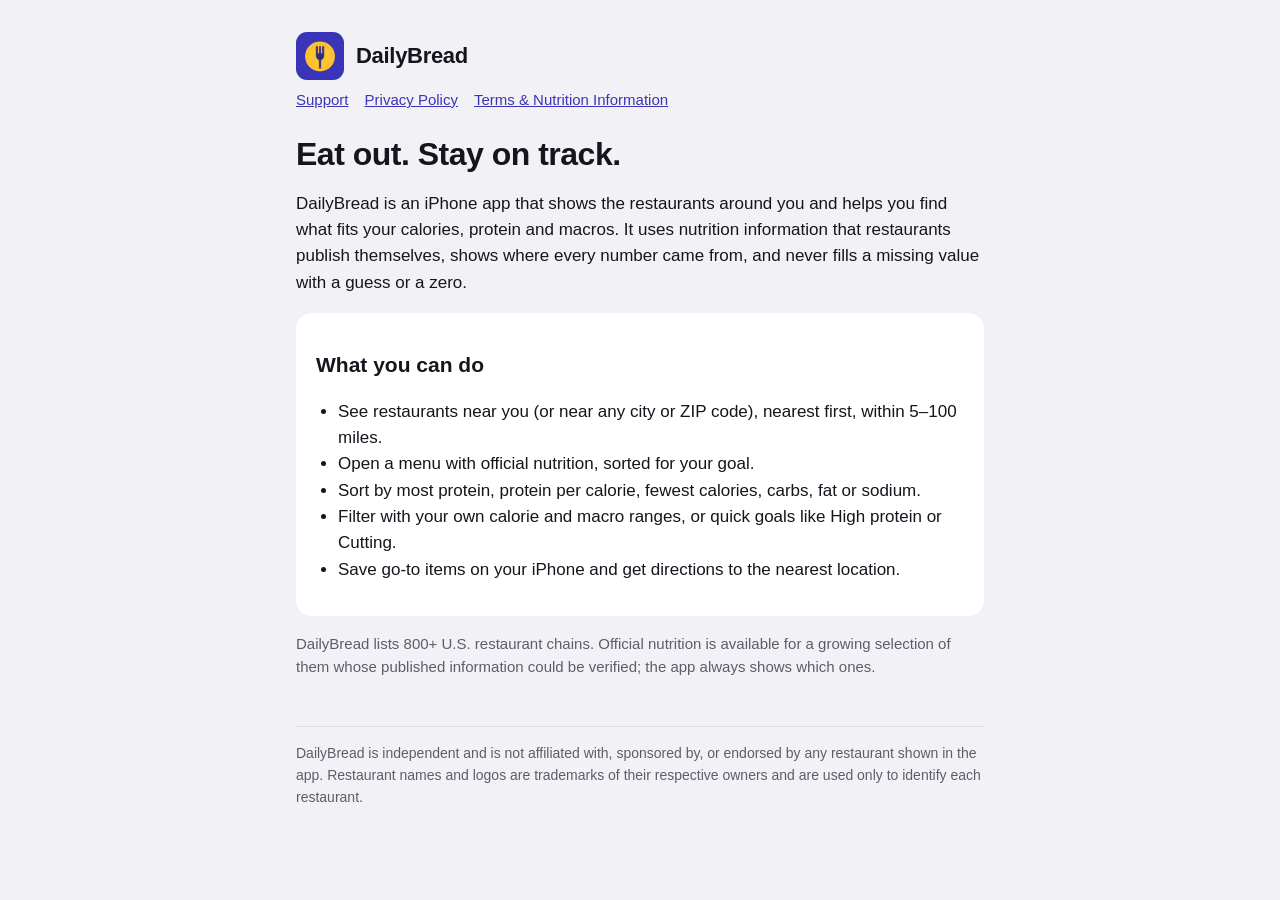
<file: index.html>
<!doctype html>
<html lang="en">
<head>
<meta charset="utf-8">
<meta name="viewport" content="width=device-width, initial-scale=1">
<title>DailyBread</title>
<meta name="description" content="Find what fits your calories and macros at restaurants, using nutrition the restaurants publish.">
<link rel="icon" href="icon.png">
<link rel="stylesheet" href="style.css">
</head>
<body>
<main>
<header><img src="icon.png" alt=""><a href="index.html">DailyBread</a></header>
<nav><a href="support.html">Support</a><a href="privacy.html">Privacy Policy</a><a href="terms.html">Terms &amp; Nutrition Information</a></nav>
<h1>Eat out. Stay on track.</h1>
<p>DailyBread is an iPhone app that shows the restaurants around you and helps you find what fits your calories, protein and macros. It uses nutrition information that restaurants publish themselves, shows where every number came from, and never fills a missing value with a guess or a zero.</p>
<section class="card">
<h2>What you can do</h2>
<ul>
<li>See restaurants near you (or near any city or ZIP code), nearest first, within 5–100 miles.</li>
<li>Open a menu with official nutrition, sorted for your goal.</li>
<li>Sort by most protein, protein per calorie, fewest calories, carbs, fat or sodium.</li>
<li>Filter with your own calorie and macro ranges, or quick goals like High protein or Cutting.</li>
<li>Save go-to items on your iPhone and get directions to the nearest location.</li>
</ul>
</section>
<p class="muted">DailyBread lists 800+ U.S. restaurant chains. Official nutrition is available for a growing selection of them whose published information could be verified; the app always shows which ones.</p>
<footer>DailyBread is independent and is not affiliated with, sponsored by, or endorsed by any restaurant shown in the app. Restaurant names and logos are trademarks of their respective owners and are used only to identify each restaurant.</footer>
</main></body></html>
</file>
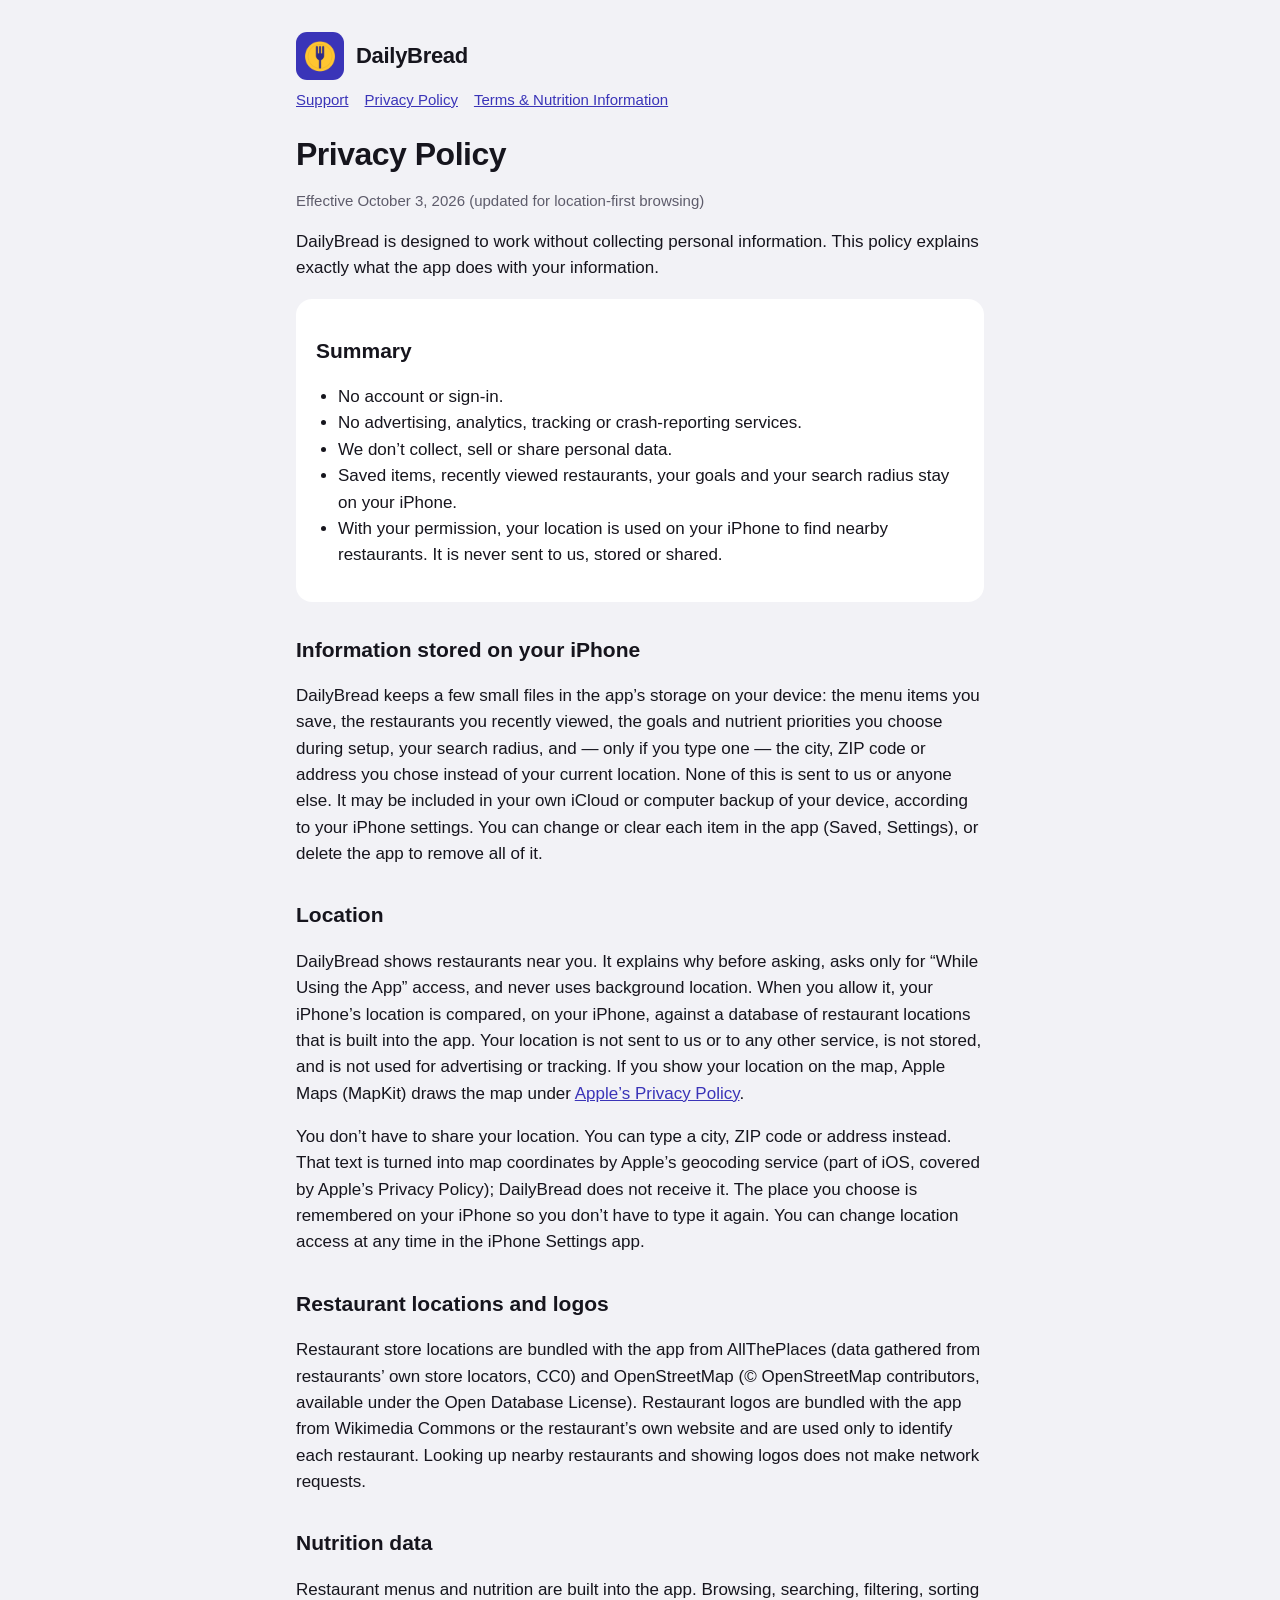
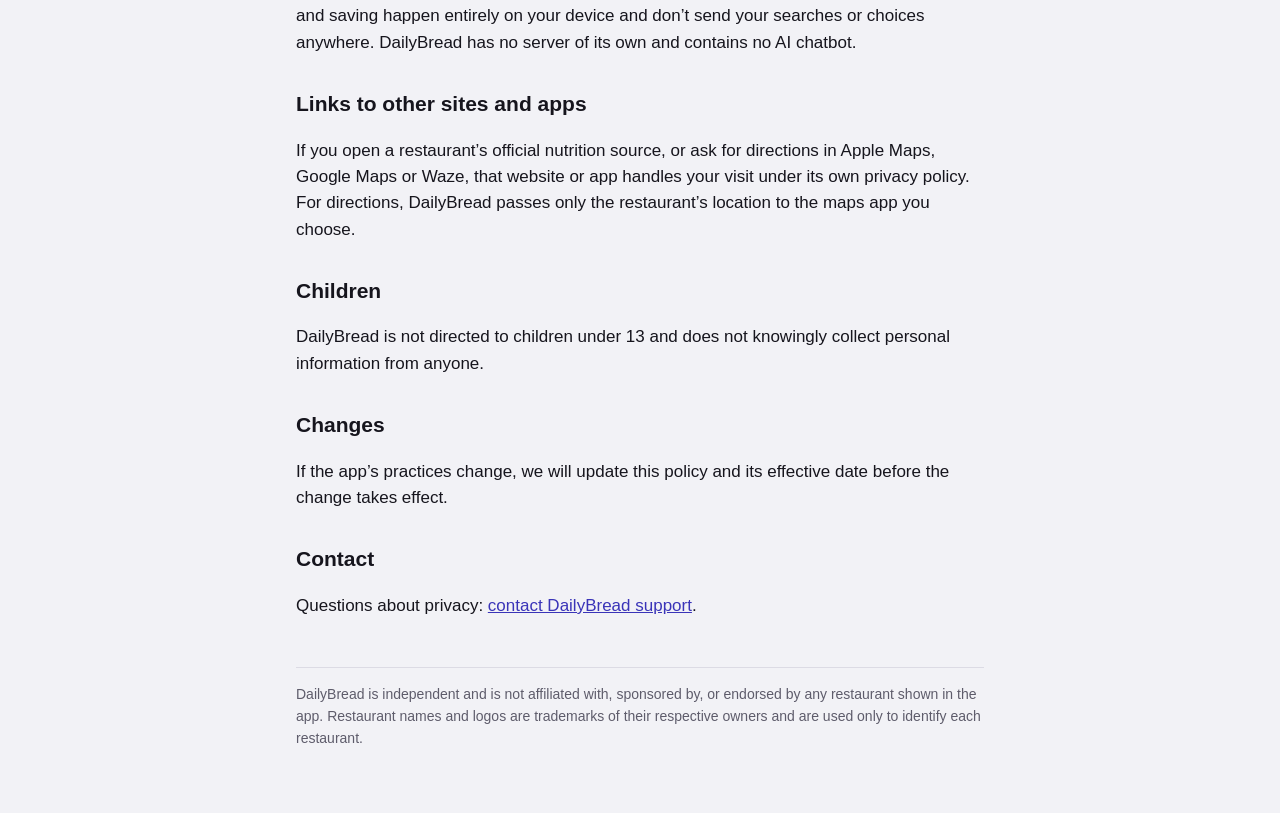
<file: privacy.html>
<!doctype html>
<html lang="en">
<head>
<meta charset="utf-8">
<meta name="viewport" content="width=device-width, initial-scale=1">
<title>DailyBread Privacy Policy</title>
<meta name="description" content="How the DailyBread iPhone app handles your information.">
<link rel="icon" href="icon.png">
<link rel="stylesheet" href="style.css">
</head>
<body>
<main>
<header><img src="icon.png" alt=""><a href="index.html">DailyBread</a></header>
<nav><a href="support.html">Support</a><a href="privacy.html">Privacy Policy</a><a href="terms.html">Terms &amp; Nutrition Information</a></nav>
<h1>Privacy Policy</h1>
<p class="muted">Effective October 3, 2026 (updated for location-first browsing)</p>
<p>DailyBread is designed to work without collecting personal information. This policy explains exactly what the app does with your information.</p>
<section class="card">
<h2>Summary</h2>
<ul>
<li>No account or sign-in.</li>
<li>No advertising, analytics, tracking or crash-reporting services.</li>
<li>We don’t collect, sell or share personal data.</li>
<li>Saved items, recently viewed restaurants, your goals and your search radius stay on your iPhone.</li>
<li>With your permission, your location is used on your iPhone to find nearby restaurants. It is never sent to us, stored or shared.</li>
</ul>
</section>
<h2>Information stored on your iPhone</h2>
<p>DailyBread keeps a few small files in the app’s storage on your device: the menu items you save, the restaurants you recently viewed, the goals and nutrient priorities you choose during setup, your search radius, and — only if you type one — the city, ZIP code or address you chose instead of your current location. None of this is sent to us or anyone else. It may be included in your own iCloud or computer backup of your device, according to your iPhone settings. You can change or clear each item in the app (Saved, Settings), or delete the app to remove all of it.</p>
<h2>Location</h2>
<p>DailyBread shows restaurants near you. It explains why before asking, asks only for “While Using the App” access, and never uses background location. When you allow it, your iPhone’s location is compared, on your iPhone, against a database of restaurant locations that is built into the app. Your location is not sent to us or to any other service, is not stored, and is not used for advertising or tracking. If you show your location on the map, Apple Maps (MapKit) draws the map under <a href="https://www.apple.com/legal/privacy/">Apple’s Privacy Policy</a>.</p>
<p>You don’t have to share your location. You can type a city, ZIP code or address instead. That text is turned into map coordinates by Apple’s geocoding service (part of iOS, covered by Apple’s Privacy Policy); DailyBread does not receive it. The place you choose is remembered on your iPhone so you don’t have to type it again. You can change location access at any time in the iPhone Settings app.</p>
<h2>Restaurant locations and logos</h2>
<p>Restaurant store locations are bundled with the app from AllThePlaces (data gathered from restaurants’ own store locators, CC0) and OpenStreetMap (© OpenStreetMap contributors, available under the Open Database License). Restaurant logos are bundled with the app from Wikimedia Commons or the restaurant’s own website and are used only to identify each restaurant. Looking up nearby restaurants and showing logos does not make network requests.</p>
<h2>Nutrition data</h2>
<p>Restaurant menus and nutrition are built into the app. Browsing, searching, filtering, sorting and saving happen entirely on your device and don’t send your searches or choices anywhere. DailyBread has no server of its own and contains no AI chatbot.</p>
<h2>Links to other sites and apps</h2>
<p>If you open a restaurant’s official nutrition source, or ask for directions in Apple Maps, Google Maps or Waze, that website or app handles your visit under its own privacy policy. For directions, DailyBread passes only the restaurant’s location to the maps app you choose.</p>
<h2>Children</h2>
<p>DailyBread is not directed to children under 13 and does not knowingly collect personal information from anyone.</p>
<h2>Changes</h2>
<p>If the app’s practices change, we will update this policy and its effective date before the change takes effect.</p>
<h2>Contact</h2>
<p>Questions about privacy: <a href="support.html">contact DailyBread support</a>.</p>
<footer>DailyBread is independent and is not affiliated with, sponsored by, or endorsed by any restaurant shown in the app. Restaurant names and logos are trademarks of their respective owners and are used only to identify each restaurant.</footer>
</main></body></html>
</file>
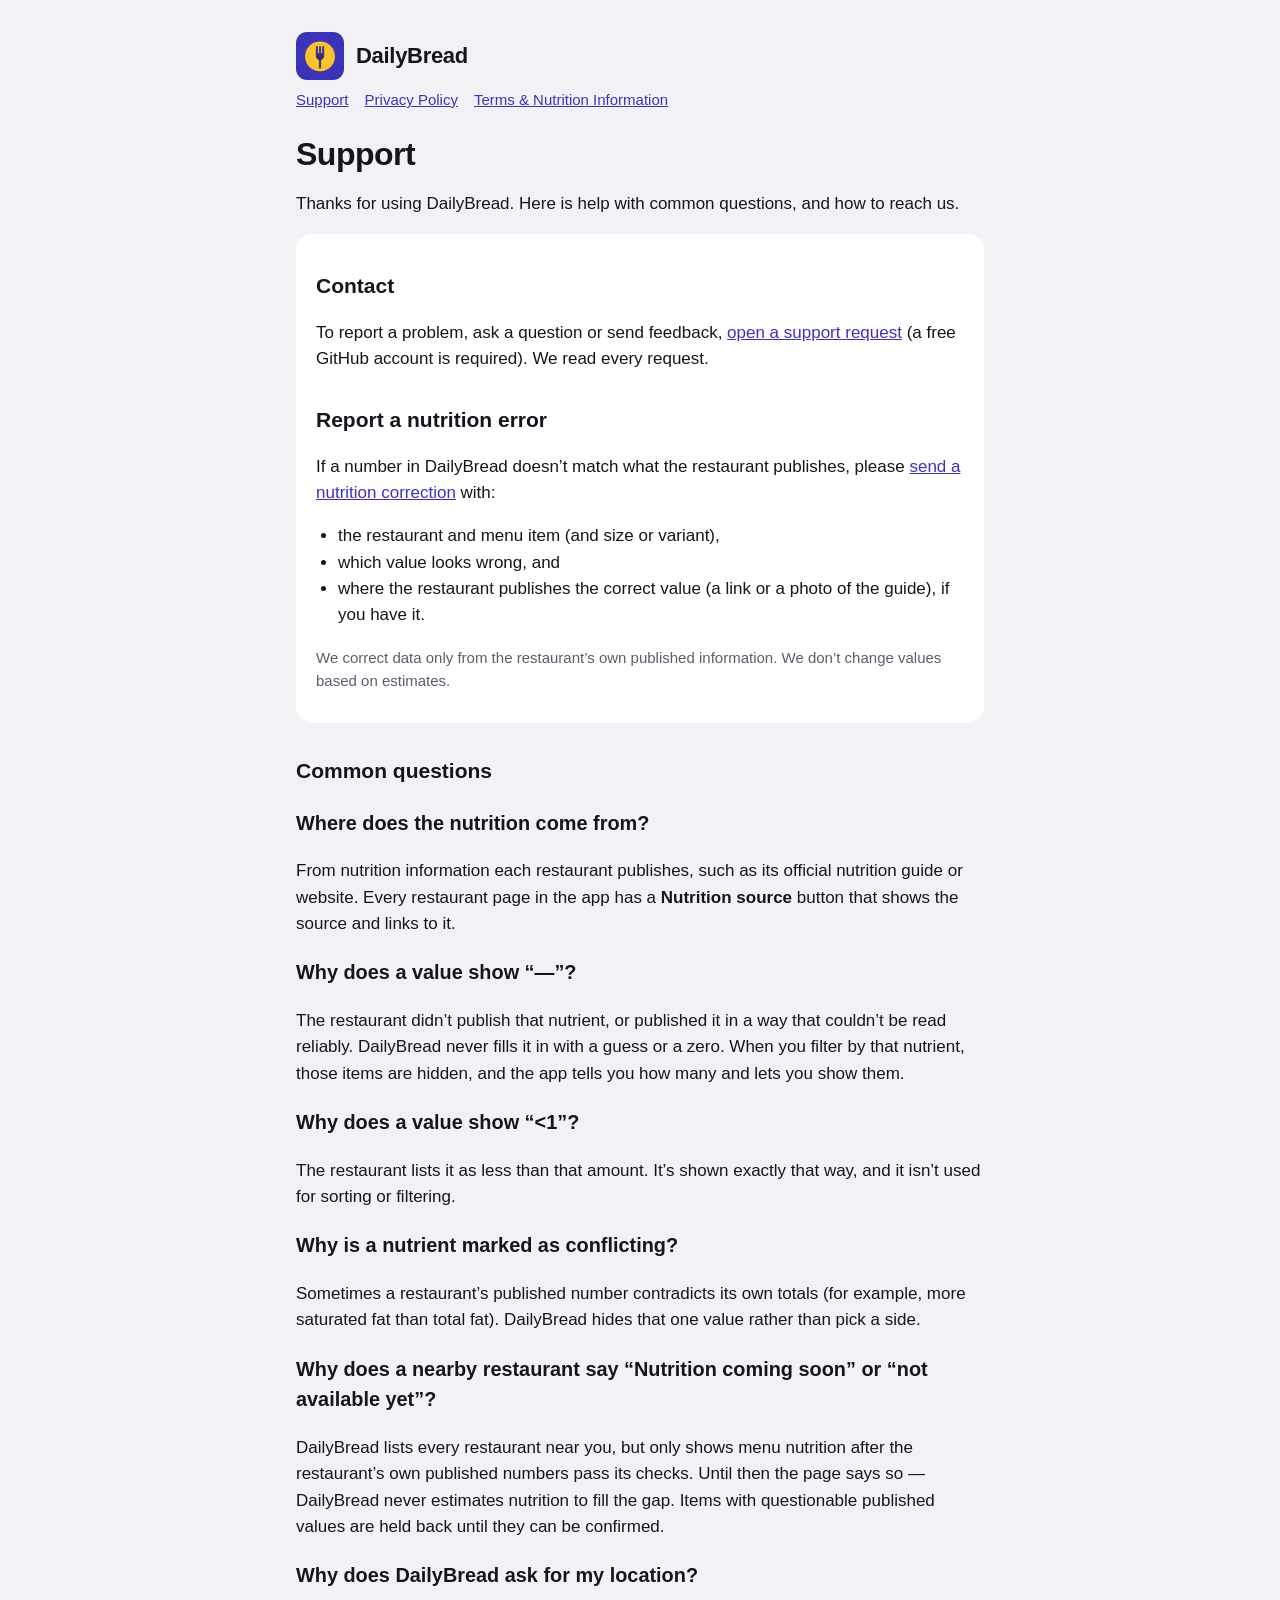
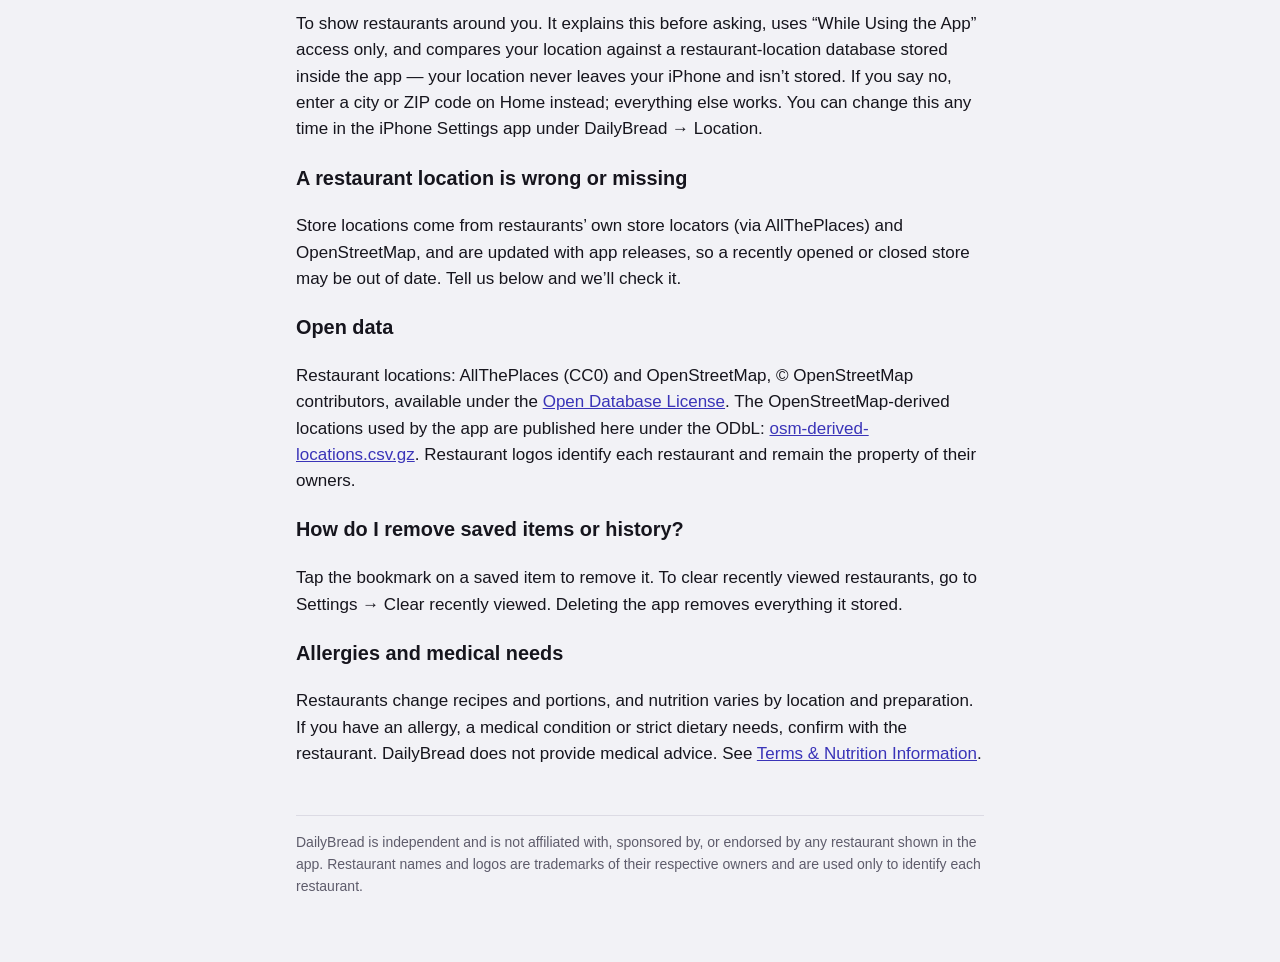
<file: support.html>
<!doctype html>
<html lang="en">
<head>
<meta charset="utf-8">
<meta name="viewport" content="width=device-width, initial-scale=1">
<title>DailyBread Support</title>
<meta name="description" content="Help, contact and nutrition-data corrections for the DailyBread iPhone app.">
<link rel="icon" href="icon.png">
<link rel="stylesheet" href="style.css">
</head>
<body>
<main>
<header><img src="icon.png" alt=""><a href="index.html">DailyBread</a></header>
<nav><a href="support.html">Support</a><a href="privacy.html">Privacy Policy</a><a href="terms.html">Terms &amp; Nutrition Information</a></nav>
<h1>Support</h1>
<p>Thanks for using DailyBread. Here is help with common questions, and how to reach us.</p>
<section class="card">
<h2>Contact</h2>
<p>To report a problem, ask a question or send feedback, <a href="https://github.com/ZacDiegelman/eatmaxxing-support/issues/new">open a support request</a> (a free GitHub account is required). We read every request.</p>
<h2>Report a nutrition error</h2>
<p>If a number in DailyBread doesn’t match what the restaurant publishes, please <a href="https://github.com/ZacDiegelman/eatmaxxing-support/issues/new?title=Nutrition%20correction%3A%20">send a nutrition correction</a> with:</p>
<ul>
<li>the restaurant and menu item (and size or variant),</li>
<li>which value looks wrong, and</li>
<li>where the restaurant publishes the correct value (a link or a photo of the guide), if you have it.</li>
</ul>
<p class="muted">We correct data only from the restaurant’s own published information. We don’t change values based on estimates.</p>
</section>
<h2>Common questions</h2>
<h3>Where does the nutrition come from?</h3>
<p>From nutrition information each restaurant publishes, such as its official nutrition guide or website. Every restaurant page in the app has a <strong>Nutrition source</strong> button that shows the source and links to it.</p>
<h3>Why does a value show “—”?</h3>
<p>The restaurant didn’t publish that nutrient, or published it in a way that couldn’t be read reliably. DailyBread never fills it in with a guess or a zero. When you filter by that nutrient, those items are hidden, and the app tells you how many and lets you show them.</p>
<h3>Why does a value show “&lt;1”?</h3>
<p>The restaurant lists it as less than that amount. It’s shown exactly that way, and it isn’t used for sorting or filtering.</p>
<h3>Why is a nutrient marked as conflicting?</h3>
<p>Sometimes a restaurant’s published number contradicts its own totals (for example, more saturated fat than total fat). DailyBread hides that one value rather than pick a side.</p>
<h3>Why does a nearby restaurant say “Nutrition coming soon” or “not available yet”?</h3>
<p>DailyBread lists every restaurant near you, but only shows menu nutrition after the restaurant’s own published numbers pass its checks. Until then the page says so — DailyBread never estimates nutrition to fill the gap. Items with questionable published values are held back until they can be confirmed.</p>
<h3>Why does DailyBread ask for my location?</h3>
<p>To show restaurants around you. It explains this before asking, uses “While Using the App” access only, and compares your location against a restaurant-location database stored inside the app — your location never leaves your iPhone and isn’t stored. If you say no, enter a city or ZIP code on Home instead; everything else works. You can change this any time in the iPhone Settings app under DailyBread → Location.</p>
<h3>A restaurant location is wrong or missing</h3>
<p>Store locations come from restaurants’ own store locators (via AllThePlaces) and OpenStreetMap, and are updated with app releases, so a recently opened or closed store may be out of date. Tell us below and we’ll check it.</p>
<h3>Open data</h3>
<p>Restaurant locations: AllThePlaces (CC0) and OpenStreetMap, © OpenStreetMap contributors, available under the <a href="https://opendatacommons.org/licenses/odbl/">Open Database License</a>. The OpenStreetMap-derived locations used by the app are published here under the ODbL: <a href="data/osm-derived-locations.csv.gz">osm-derived-locations.csv.gz</a>. Restaurant logos identify each restaurant and remain the property of their owners.</p>
<h3>How do I remove saved items or history?</h3>
<p>Tap the bookmark on a saved item to remove it. To clear recently viewed restaurants, go to Settings → Clear recently viewed. Deleting the app removes everything it stored.</p>
<h3>Allergies and medical needs</h3>
<p>Restaurants change recipes and portions, and nutrition varies by location and preparation. If you have an allergy, a medical condition or strict dietary needs, confirm with the restaurant. DailyBread does not provide medical advice. See <a href="terms.html">Terms &amp; Nutrition Information</a>.</p>
<footer>DailyBread is independent and is not affiliated with, sponsored by, or endorsed by any restaurant shown in the app. Restaurant names and logos are trademarks of their respective owners and are used only to identify each restaurant.</footer>
</main></body></html>
</file>
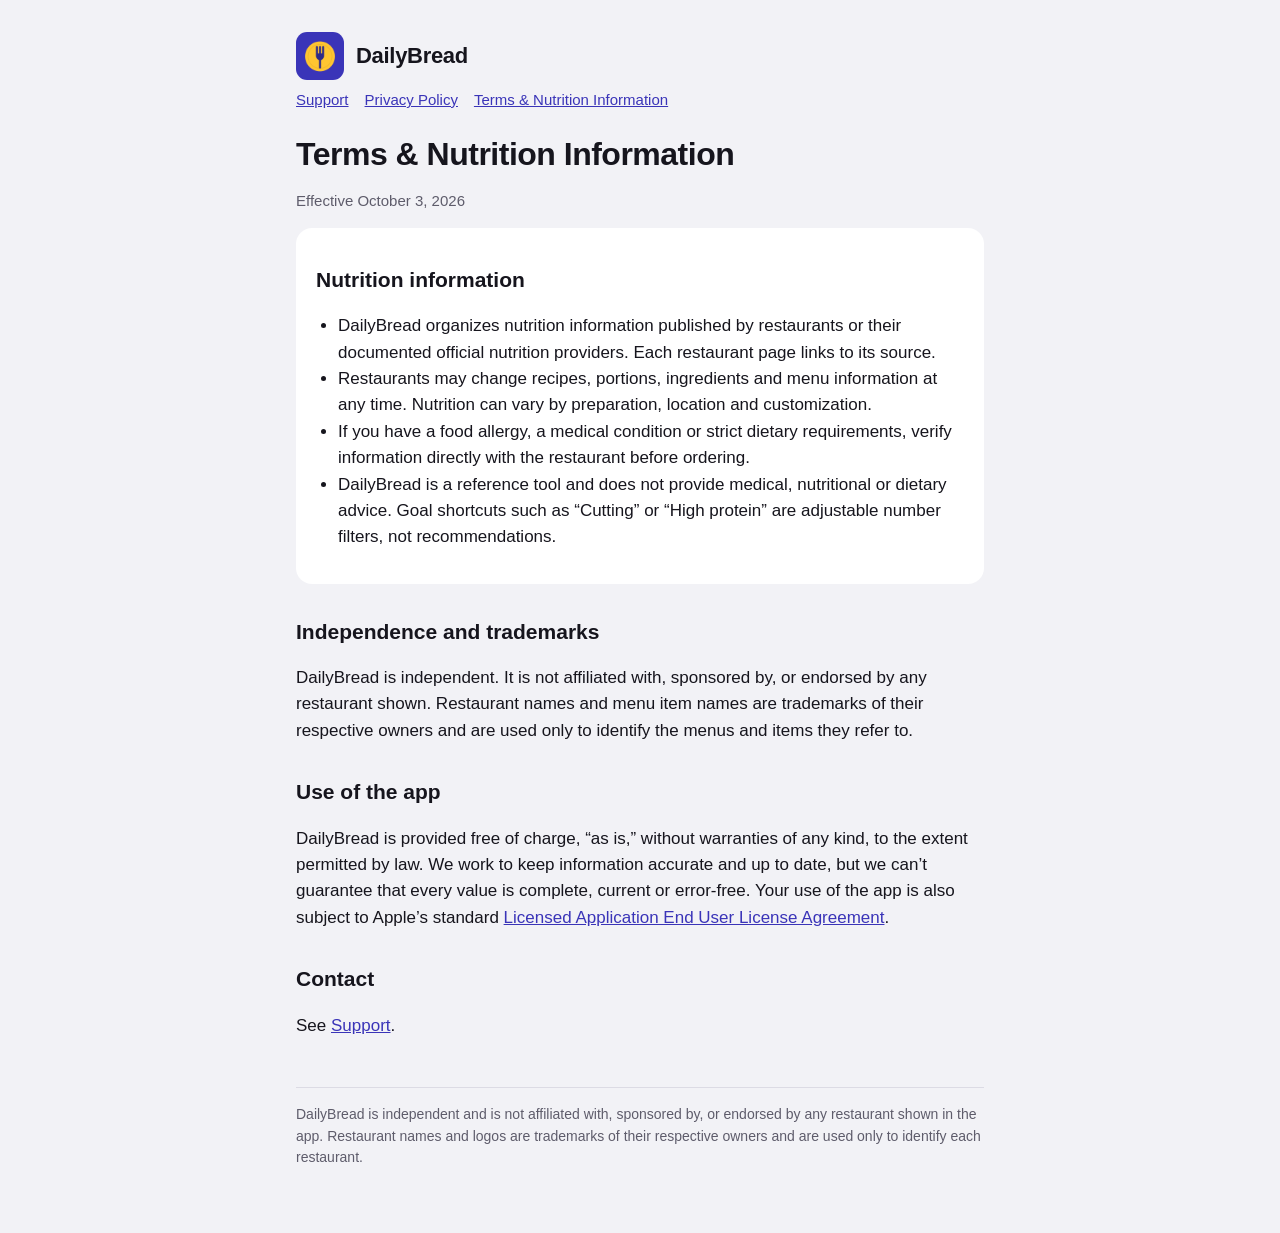
<file: terms.html>
<!doctype html>
<html lang="en">
<head>
<meta charset="utf-8">
<meta name="viewport" content="width=device-width, initial-scale=1">
<title>DailyBread Terms & Nutrition Information</title>
<meta name="description" content="Terms of use and nutrition-information disclaimer for DailyBread.">
<link rel="icon" href="icon.png">
<link rel="stylesheet" href="style.css">
</head>
<body>
<main>
<header><img src="icon.png" alt=""><a href="index.html">DailyBread</a></header>
<nav><a href="support.html">Support</a><a href="privacy.html">Privacy Policy</a><a href="terms.html">Terms &amp; Nutrition Information</a></nav>
<h1>Terms &amp; Nutrition Information</h1>
<p class="muted">Effective October 3, 2026</p>
<section class="card">
<h2>Nutrition information</h2>
<ul>
<li>DailyBread organizes nutrition information published by restaurants or their documented official nutrition providers. Each restaurant page links to its source.</li>
<li>Restaurants may change recipes, portions, ingredients and menu information at any time. Nutrition can vary by preparation, location and customization.</li>
<li>If you have a food allergy, a medical condition or strict dietary requirements, verify information directly with the restaurant before ordering.</li>
<li>DailyBread is a reference tool and does not provide medical, nutritional or dietary advice. Goal shortcuts such as “Cutting” or “High protein” are adjustable number filters, not recommendations.</li>
</ul>
</section>
<h2>Independence and trademarks</h2>
<p>DailyBread is independent. It is not affiliated with, sponsored by, or endorsed by any restaurant shown. Restaurant names and menu item names are trademarks of their respective owners and are used only to identify the menus and items they refer to.</p>
<h2>Use of the app</h2>
<p>DailyBread is provided free of charge, “as is,” without warranties of any kind, to the extent permitted by law. We work to keep information accurate and up to date, but we can’t guarantee that every value is complete, current or error-free. Your use of the app is also subject to Apple’s standard <a href="https://www.apple.com/legal/internet-services/itunes/dev/stdeula/">Licensed Application End User License Agreement</a>.</p>
<h2>Contact</h2>
<p>See <a href="support.html">Support</a>.</p>
<footer>DailyBread is independent and is not affiliated with, sponsored by, or endorsed by any restaurant shown in the app. Restaurant names and logos are trademarks of their respective owners and are used only to identify each restaurant.</footer>
</main></body></html>
</file>
<file: style.css>
:root { --bg: #F2F2F6; --card: #FFFFFF; --text: #16151D; --muted: #5E5C6B; --line: #DCDBE4; --accent: #3A34B8; --yolk: #FFC531; }
@media (prefers-color-scheme: dark) { :root { --bg: #000000; --card: #17161D; --text: #F5F4FA; --muted: #A6A4B6; --line: #2E2D38; --accent: #B4AFFF; } }
* { box-sizing: border-box; }
body { margin: 0; background: var(--bg); color: var(--text); font: 17px/1.55 -apple-system, BlinkMacSystemFont, "SF Pro Text", "Helvetica Neue", Arial, sans-serif; -webkit-text-size-adjust: 100%; }
main { max-width: 720px; margin: 0 auto; padding: 32px 16px 64px; }
header { display: flex; align-items: center; gap: 12px; margin-bottom: 8px; }
header img { width: 48px; height: 48px; border-radius: 11px; }
header a { color: var(--text); text-decoration: none; font-weight: 800; font-size: 22px; letter-spacing: -0.3px; }
nav { display: flex; flex-wrap: wrap; gap: 16px; margin: 0 0 24px; font-size: 15px; }
h1 { font-size: 32px; line-height: 1.2; margin: 24px 0 4px; letter-spacing: -0.5px; }
h2 { font-size: 21px; margin: 32px 0 8px; }
p, li { color: var(--text); }
.muted { color: var(--muted); font-size: 15px; }
a { color: var(--accent); }
section.card { background: var(--card); border-radius: 16px; padding: 4px 20px 16px; margin: 16px 0; }
ul { padding-left: 22px; }
footer { margin-top: 48px; border-top: 1px solid var(--line); padding-top: 16px; font-size: 14px; color: var(--muted); }
</file>
